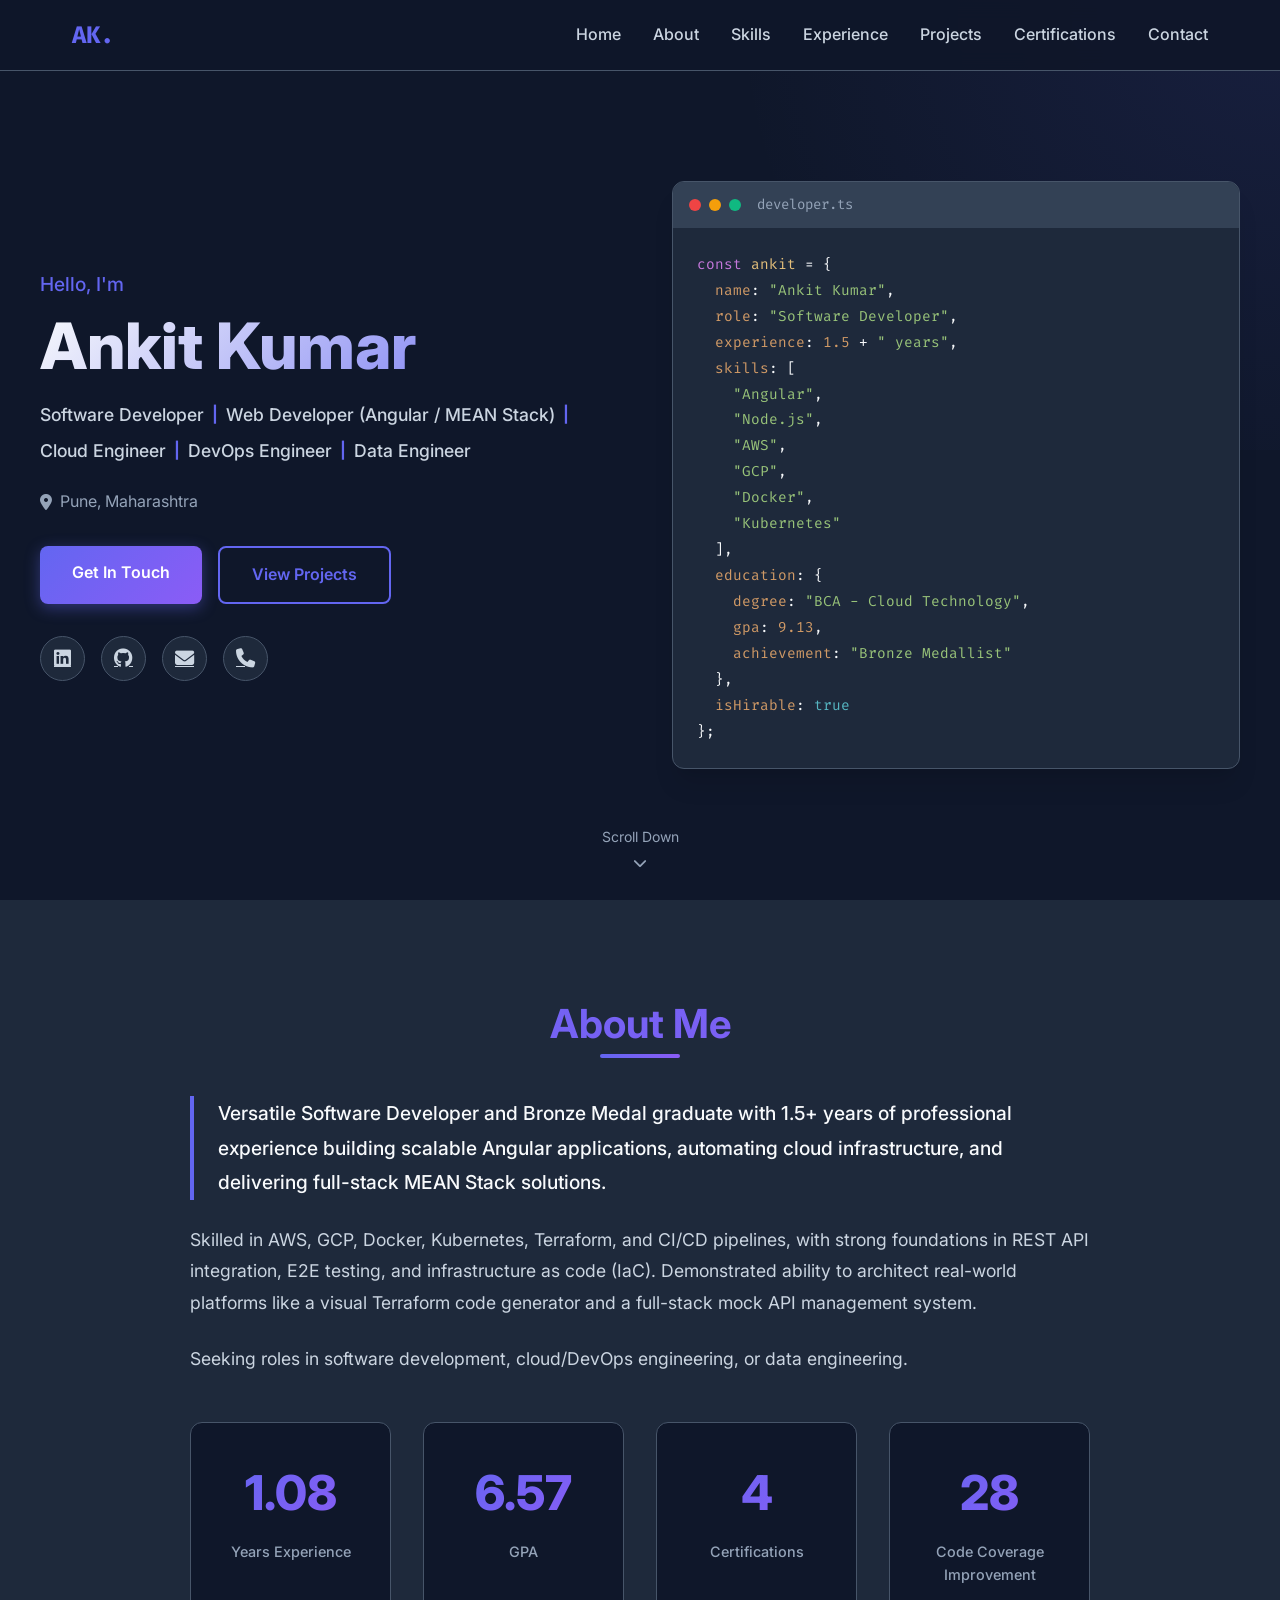
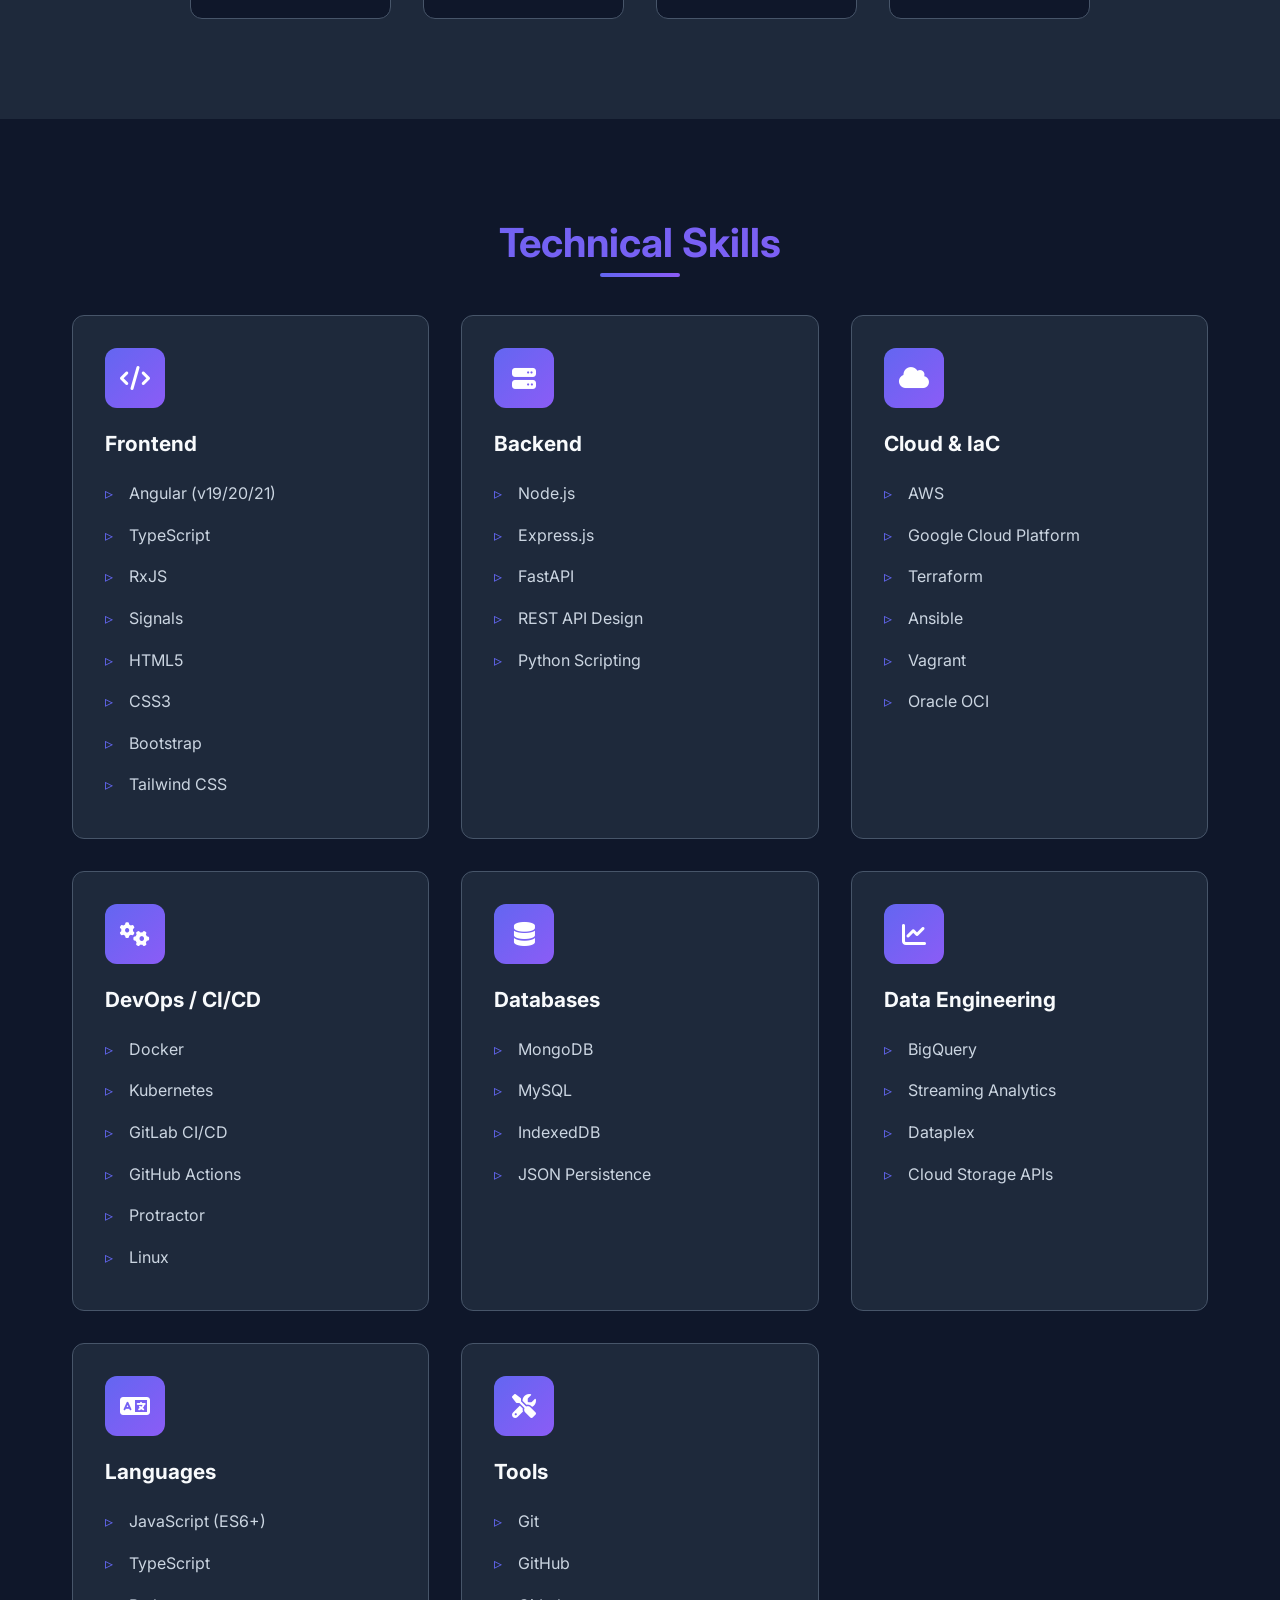
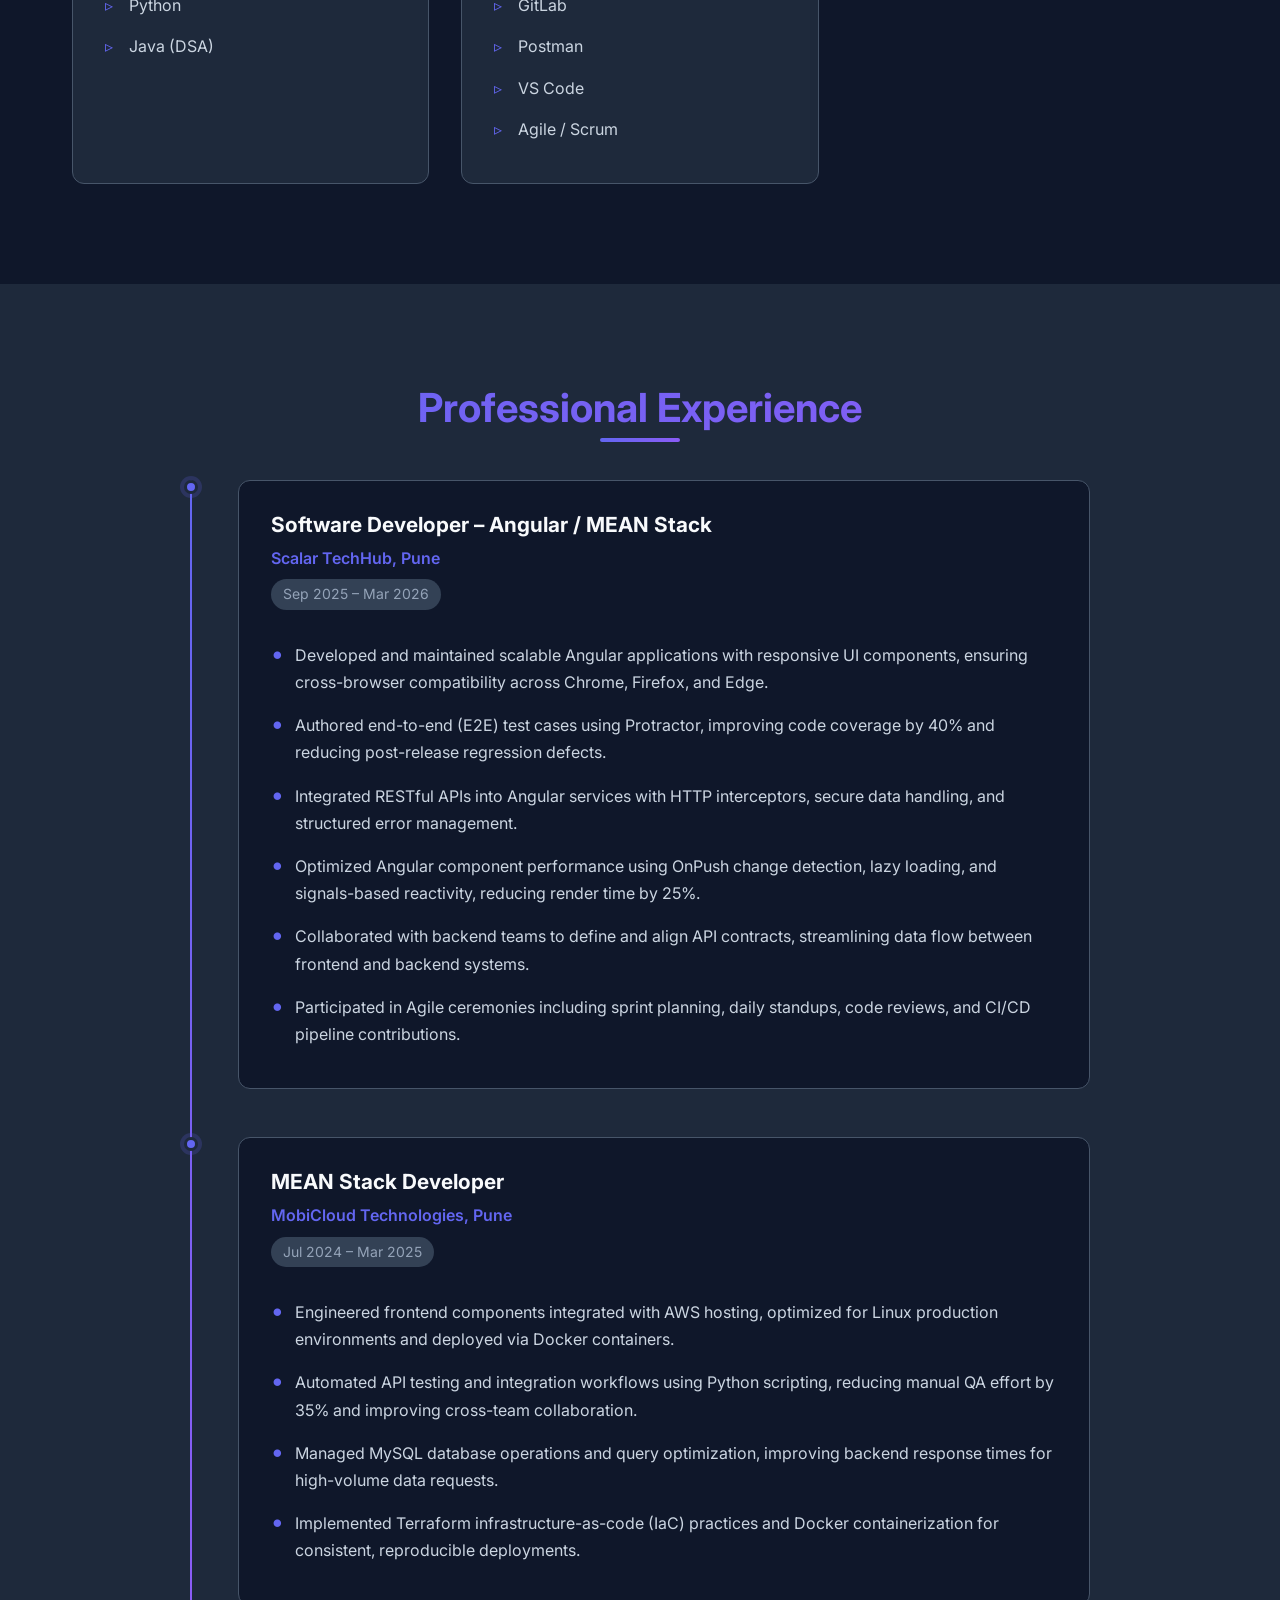
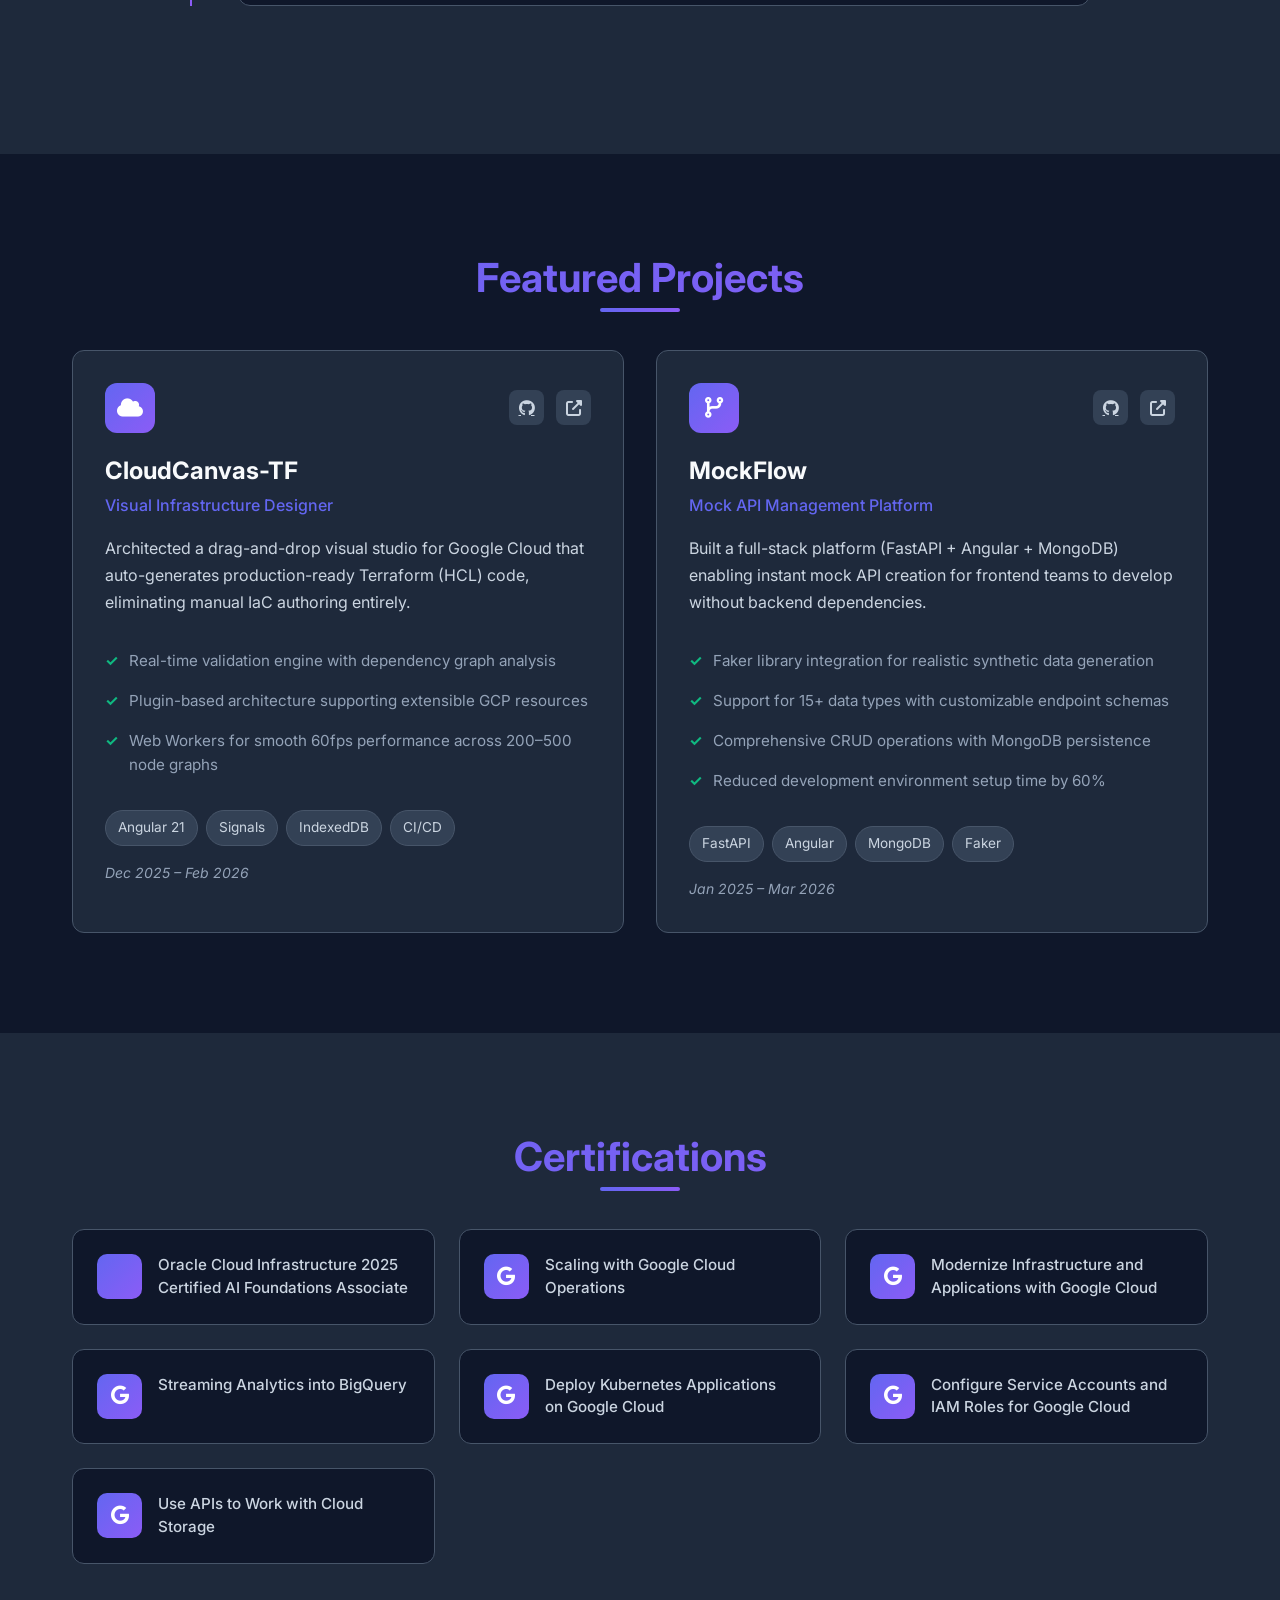
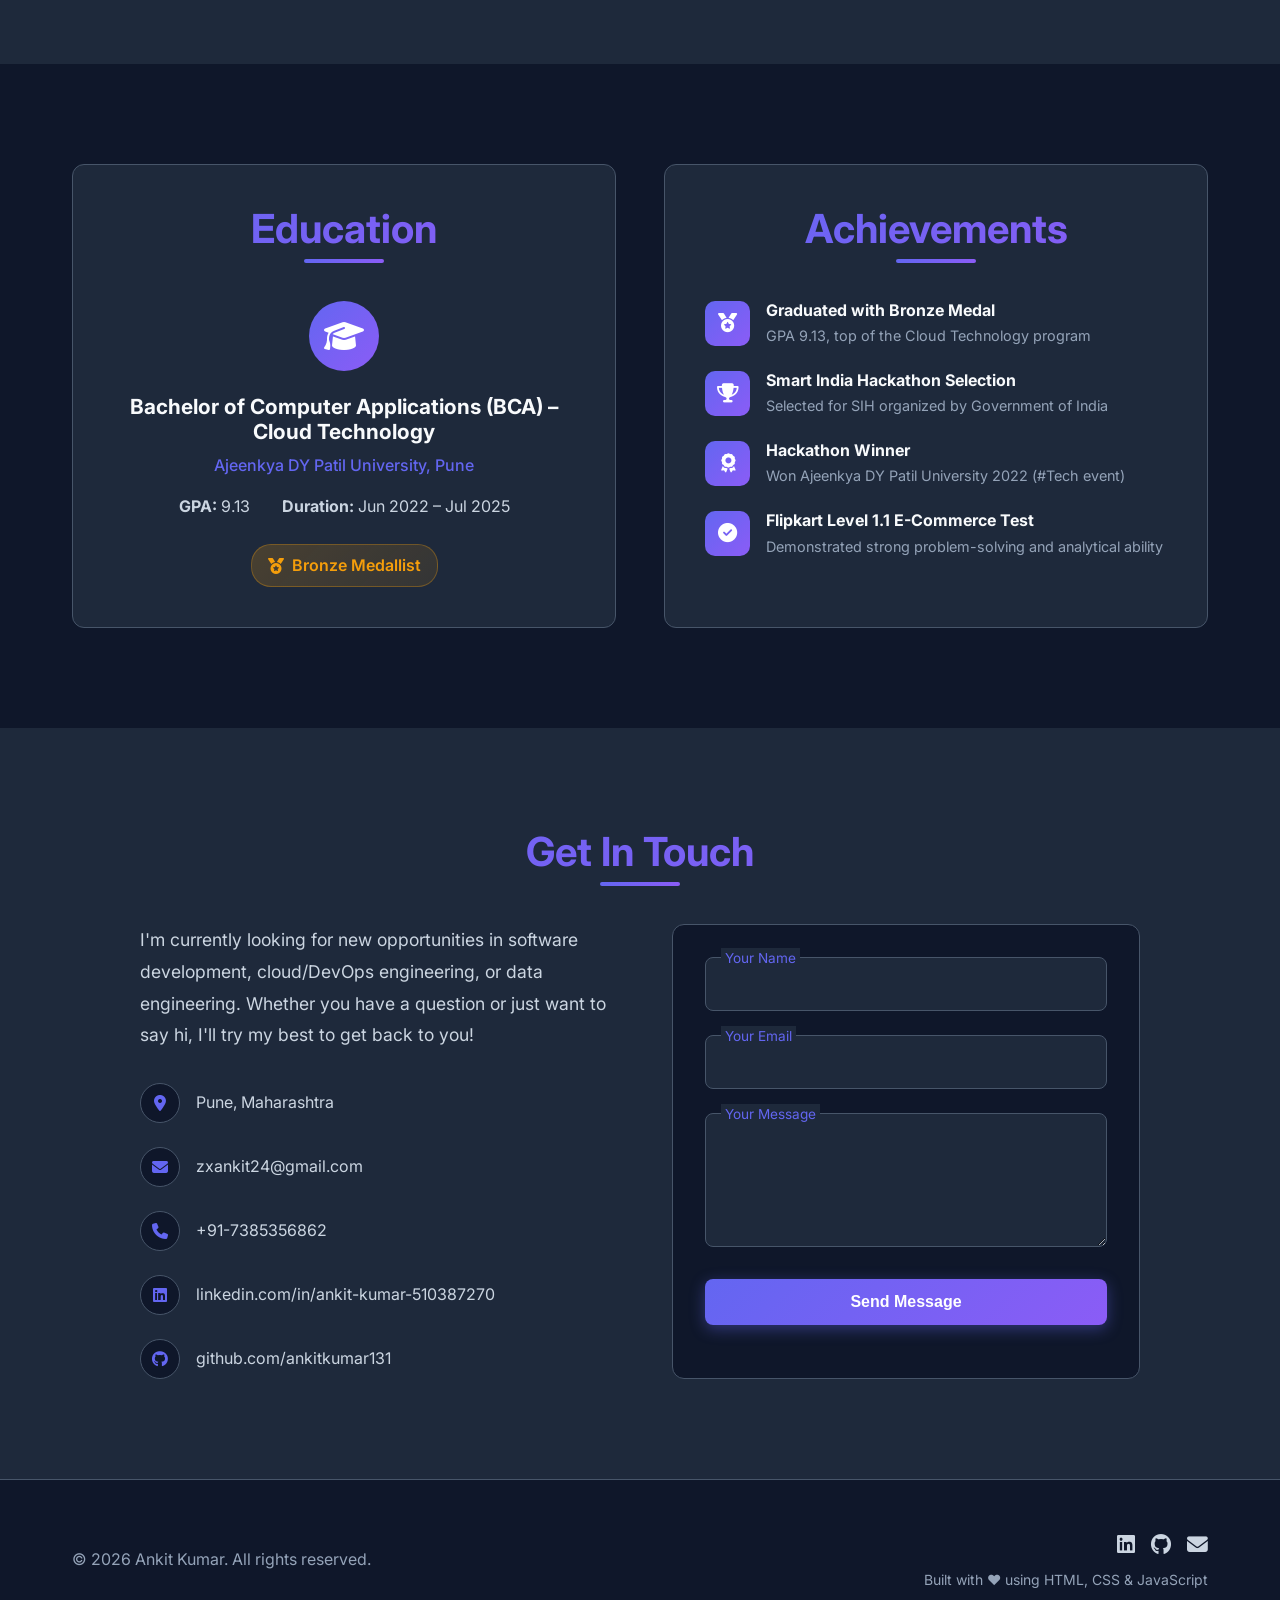
<file: portfolio/index.html>
<!DOCTYPE html>
<html lang="en">
<head>
    <meta charset="UTF-8">
    <meta name="viewport" content="width=device-width, initial-scale=1.0">
    <title>Ankit Kumar - Software Developer Portfolio</title>
    <link rel="stylesheet" href="styles.css">
    <link rel="preconnect" href="https://fonts.googleapis.com">
    <link rel="preconnect" href="https://fonts.gstatic.com" crossorigin>
    <link href="https://fonts.googleapis.com/css2?family=Inter:wght@300;400;500;600;700;800&family=Fira+Code:wght@400;500&display=swap" rel="stylesheet">
    <link rel="stylesheet" href="https://cdnjs.cloudflare.com/ajax/libs/font-awesome/6.4.0/css/all.min.css">
</head>
<body>
    <!-- Navigation -->
    <nav class="navbar">
        <div class="nav-container">
            <a href="#home" class="nav-logo">AK.</a>
            <ul class="nav-menu">
                <li><a href="#home" class="nav-link">Home</a></li>
                <li><a href="#about" class="nav-link">About</a></li>
                <li><a href="#skills" class="nav-link">Skills</a></li>
                <li><a href="#experience" class="nav-link">Experience</a></li>
                <li><a href="#projects" class="nav-link">Projects</a></li>
                <li><a href="#certifications" class="nav-link">Certifications</a></li>
                <li><a href="#contact" class="nav-link">Contact</a></li>
            </ul>
            <div class="hamburger">
                <span class="bar"></span>
                <span class="bar"></span>
                <span class="bar"></span>
            </div>
        </div>
    </nav>

    <!-- Hero Section -->
    <section id="home" class="hero">
        <div class="hero-content">
            <div class="hero-text">
                <p class="greeting">Hello, I'm</p>
                <h1 class="name">Ankit Kumar</h1>
                <div class="role-container">
                    <span class="role">Software Developer</span>
                    <span class="role-separator">|</span>
                    <span class="role">Web Developer (Angular / MEAN Stack)</span>
                    <span class="role-separator">|</span>
                    <span class="role">Cloud Engineer</span>
                    <span class="role-separator">|</span>
                    <span class="role">DevOps Engineer</span>
                    <span class="role-separator">|</span>
                    <span class="role">Data Engineer</span>
                </div>
                <p class="location">
                    <i class="fas fa-map-marker-alt"></i> Pune, Maharashtra
                </p>
                <div class="hero-buttons">
                    <a href="#contact" class="btn btn-primary">Get In Touch</a>
                    <a href="#projects" class="btn btn-secondary">View Projects</a>
                </div>
                <div class="social-links">
                    <a href="https://linkedin.com/in/ankit-kumar-510387270" target="_blank" class="social-link">
                        <i class="fab fa-linkedin"></i>
                    </a>
                    <a href="https://github.com/ankitkumar131" target="_blank" class="social-link">
                        <i class="fab fa-github"></i>
                    </a>
                    <a href="mailto:zxankit24@gmail.com" class="social-link">
                        <i class="fas fa-envelope"></i>
                    </a>
                    <a href="tel:+917385356862" class="social-link">
                        <i class="fas fa-phone"></i>
                    </a>
                </div>
            </div>
            <div class="hero-visual">
                <div class="code-window">
                    <div class="window-header">
                        <div class="window-buttons">
                            <span class="window-btn red"></span>
                            <span class="window-btn yellow"></span>
                            <span class="window-btn green"></span>
                        </div>
                        <span class="window-title">developer.ts</span>
                    </div>
                    <div class="window-content">
                        <pre><code><span class="keyword">const</span> <span class="variable">ankit</span> = {
  <span class="property">name</span>: <span class="string">"Ankit Kumar"</span>,
  <span class="property">role</span>: <span class="string">"Software Developer"</span>,
  <span class="property">experience</span>: <span class="number">1.5</span> + <span class="string">" years"</span>,
  <span class="property">skills</span>: [
    <span class="string">"Angular"</span>,
    <span class="string">"Node.js"</span>,
    <span class="string">"AWS"</span>,
    <span class="string">"GCP"</span>,
    <span class="string">"Docker"</span>,
    <span class="string">"Kubernetes"</span>
  ],
  <span class="property">education</span>: {
    <span class="property">degree</span>: <span class="string">"BCA - Cloud Technology"</span>,
    <span class="property">gpa</span>: <span class="number">9.13</span>,
    <span class="property">achievement</span>: <span class="string">"Bronze Medallist"</span>
  },
  <span class="property">isHirable</span>: <span class="boolean">true</span>
};</code></pre>
                    </div>
                </div>
            </div>
        </div>
        <div class="scroll-indicator">
            <span>Scroll Down</span>
            <i class="fas fa-chevron-down"></i>
        </div>
    </section>

    <!-- About Section -->
    <section id="about" class="about">
        <div class="container">
            <h2 class="section-title">About Me</h2>
            <div class="about-content">
                <div class="about-text">
                    <p class="highlight">Versatile Software Developer and Bronze Medal graduate with 1.5+ years of professional experience building scalable Angular applications, automating cloud infrastructure, and delivering full-stack MEAN Stack solutions.</p>
                    <p>Skilled in AWS, GCP, Docker, Kubernetes, Terraform, and CI/CD pipelines, with strong foundations in REST API integration, E2E testing, and infrastructure as code (IaC). Demonstrated ability to architect real-world platforms like a visual Terraform code generator and a full-stack mock API management system.</p>
                    <p>Seeking roles in software development, cloud/DevOps engineering, or data engineering.</p>
                    <div class="stats-grid">
                        <div class="stat-card">
                            <div class="stat-number">1.5+</div>
                            <div class="stat-label">Years Experience</div>
                        </div>
                        <div class="stat-card">
                            <div class="stat-number">9.13</div>
                            <div class="stat-label">GPA</div>
                        </div>
                        <div class="stat-card">
                            <div class="stat-number">6+</div>
                            <div class="stat-label">Certifications</div>
                        </div>
                        <div class="stat-card">
                            <div class="stat-number">40%</div>
                            <div class="stat-label">Code Coverage Improvement</div>
                        </div>
                    </div>
                </div>
            </div>
        </div>
    </section>

    <!-- Skills Section -->
    <section id="skills" class="skills">
        <div class="container">
            <h2 class="section-title">Technical Skills</h2>
            <div class="skills-grid">
                <div class="skill-category">
                    <div class="skill-icon">
                        <i class="fas fa-code"></i>
                    </div>
                    <h3>Frontend</h3>
                    <ul class="skill-list">
                        <li>Angular (v19/20/21)</li>
                        <li>TypeScript</li>
                        <li>RxJS</li>
                        <li>Signals</li>
                        <li>HTML5</li>
                        <li>CSS3</li>
                        <li>Bootstrap</li>
                        <li>Tailwind CSS</li>
                    </ul>
                </div>
                <div class="skill-category">
                    <div class="skill-icon">
                        <i class="fas fa-server"></i>
                    </div>
                    <h3>Backend</h3>
                    <ul class="skill-list">
                        <li>Node.js</li>
                        <li>Express.js</li>
                        <li>FastAPI</li>
                        <li>REST API Design</li>
                        <li>Python Scripting</li>
                    </ul>
                </div>
                <div class="skill-category">
                    <div class="skill-icon">
                        <i class="fas fa-cloud"></i>
                    </div>
                    <h3>Cloud & IaC</h3>
                    <ul class="skill-list">
                        <li>AWS</li>
                        <li>Google Cloud Platform</li>
                        <li>Terraform</li>
                        <li>Ansible</li>
                        <li>Vagrant</li>
                        <li>Oracle OCI</li>
                    </ul>
                </div>
                <div class="skill-category">
                    <div class="skill-icon">
                        <i class="fas fa-cogs"></i>
                    </div>
                    <h3>DevOps / CI/CD</h3>
                    <ul class="skill-list">
                        <li>Docker</li>
                        <li>Kubernetes</li>
                        <li>GitLab CI/CD</li>
                        <li>GitHub Actions</li>
                        <li>Protractor</li>
                        <li>Linux</li>
                    </ul>
                </div>
                <div class="skill-category">
                    <div class="skill-icon">
                        <i class="fas fa-database"></i>
                    </div>
                    <h3>Databases</h3>
                    <ul class="skill-list">
                        <li>MongoDB</li>
                        <li>MySQL</li>
                        <li>IndexedDB</li>
                        <li>JSON Persistence</li>
                    </ul>
                </div>
                <div class="skill-category">
                    <div class="skill-icon">
                        <i class="fas fa-chart-line"></i>
                    </div>
                    <h3>Data Engineering</h3>
                    <ul class="skill-list">
                        <li>BigQuery</li>
                        <li>Streaming Analytics</li>
                        <li>Dataplex</li>
                        <li>Cloud Storage APIs</li>
                    </ul>
                </div>
                <div class="skill-category">
                    <div class="skill-icon">
                        <i class="fas fa-language"></i>
                    </div>
                    <h3>Languages</h3>
                    <ul class="skill-list">
                        <li>JavaScript (ES6+)</li>
                        <li>TypeScript</li>
                        <li>Python</li>
                        <li>Java (DSA)</li>
                    </ul>
                </div>
                <div class="skill-category">
                    <div class="skill-icon">
                        <i class="fas fa-tools"></i>
                    </div>
                    <h3>Tools</h3>
                    <ul class="skill-list">
                        <li>Git</li>
                        <li>GitHub</li>
                        <li>GitLab</li>
                        <li>Postman</li>
                        <li>VS Code</li>
                        <li>Agile / Scrum</li>
                    </ul>
                </div>
            </div>
        </div>
    </section>

    <!-- Experience Section -->
    <section id="experience" class="experience">
        <div class="container">
            <h2 class="section-title">Professional Experience</h2>
            <div class="timeline">
                <div class="timeline-item">
                    <div class="timeline-dot"></div>
                    <div class="timeline-content">
                        <div class="timeline-header">
                            <h3>Software Developer – Angular / MEAN Stack</h3>
                            <span class="company">Scalar TechHub, Pune</span>
                            <span class="duration">Sep 2025 – Mar 2026</span>
                        </div>
                        <ul class="timeline-details">
                            <li>Developed and maintained scalable Angular applications with responsive UI components, ensuring cross-browser compatibility across Chrome, Firefox, and Edge.</li>
                            <li>Authored end-to-end (E2E) test cases using Protractor, improving code coverage by 40% and reducing post-release regression defects.</li>
                            <li>Integrated RESTful APIs into Angular services with HTTP interceptors, secure data handling, and structured error management.</li>
                            <li>Optimized Angular component performance using OnPush change detection, lazy loading, and signals-based reactivity, reducing render time by 25%.</li>
                            <li>Collaborated with backend teams to define and align API contracts, streamlining data flow between frontend and backend systems.</li>
                            <li>Participated in Agile ceremonies including sprint planning, daily standups, code reviews, and CI/CD pipeline contributions.</li>
                        </ul>
                    </div>
                </div>
                <div class="timeline-item">
                    <div class="timeline-dot"></div>
                    <div class="timeline-content">
                        <div class="timeline-header">
                            <h3>MEAN Stack Developer</h3>
                            <span class="company">MobiCloud Technologies, Pune</span>
                            <span class="duration">Jul 2024 – Mar 2025</span>
                        </div>
                        <ul class="timeline-details">
                            <li>Engineered frontend components integrated with AWS hosting, optimized for Linux production environments and deployed via Docker containers.</li>
                            <li>Automated API testing and integration workflows using Python scripting, reducing manual QA effort by 35% and improving cross-team collaboration.</li>
                            <li>Managed MySQL database operations and query optimization, improving backend response times for high-volume data requests.</li>
                            <li>Implemented Terraform infrastructure-as-code (IaC) practices and Docker containerization for consistent, reproducible deployments.</li>
                        </ul>
                    </div>
                </div>
            </div>
        </div>
    </section>

    <!-- Projects Section -->
    <section id="projects" class="projects">
        <div class="container">
            <h2 class="section-title">Featured Projects</h2>
            <div class="projects-grid">
                <div class="project-card">
                    <div class="project-header">
                        <div class="project-icon">
                            <i class="fas fa-cloud"></i>
                        </div>
                        <div class="project-links">
                            <a href="#" class="project-link"><i class="fab fa-github"></i></a>
                            <a href="#" class="project-link"><i class="fas fa-external-link-alt"></i></a>
                        </div>
                    </div>
                    <h3 class="project-title">CloudCanvas-TF</h3>
                    <p class="project-subtitle">Visual Infrastructure Designer</p>
                    <p class="project-description">Architected a drag-and-drop visual studio for Google Cloud that auto-generates production-ready Terraform (HCL) code, eliminating manual IaC authoring entirely.</p>
                    <ul class="project-features">
                        <li>Real-time validation engine with dependency graph analysis</li>
                        <li>Plugin-based architecture supporting extensible GCP resources</li>
                        <li>Web Workers for smooth 60fps performance across 200–500 node graphs</li>
                    </ul>
                    <div class="project-tech">
                        <span class="tech-tag">Angular 21</span>
                        <span class="tech-tag">Signals</span>
                        <span class="tech-tag">IndexedDB</span>
                        <span class="tech-tag">CI/CD</span>
                    </div>
                    <div class="project-duration">Dec 2025 – Feb 2026</div>
                </div>
                <div class="project-card">
                    <div class="project-header">
                        <div class="project-icon">
                            <i class="fas fa-code-branch"></i>
                        </div>
                        <div class="project-links">
                            <a href="#" class="project-link"><i class="fab fa-github"></i></a>
                            <a href="#" class="project-link"><i class="fas fa-external-link-alt"></i></a>
                        </div>
                    </div>
                    <h3 class="project-title">MockFlow</h3>
                    <p class="project-subtitle">Mock API Management Platform</p>
                    <p class="project-description">Built a full-stack platform (FastAPI + Angular + MongoDB) enabling instant mock API creation for frontend teams to develop without backend dependencies.</p>
                    <ul class="project-features">
                        <li>Faker library integration for realistic synthetic data generation</li>
                        <li>Support for 15+ data types with customizable endpoint schemas</li>
                        <li>Comprehensive CRUD operations with MongoDB persistence</li>
                        <li>Reduced development environment setup time by 60%</li>
                    </ul>
                    <div class="project-tech">
                        <span class="tech-tag">FastAPI</span>
                        <span class="tech-tag">Angular</span>
                        <span class="tech-tag">MongoDB</span>
                        <span class="tech-tag">Faker</span>
                    </div>
                    <div class="project-duration">Jan 2025 – Mar 2026</div>
                </div>
            </div>
        </div>
    </section>

    <!-- Certifications Section -->
    <section id="certifications" class="certifications">
        <div class="container">
            <h2 class="section-title">Certifications</h2>
            <div class="cert-grid">
                <div class="cert-card">
                    <div class="cert-icon">
                        <i class="fab fa-oracle"></i>
                    </div>
                    <h4>Oracle Cloud Infrastructure 2025 Certified AI Foundations Associate</h4>
                </div>
                <div class="cert-card">
                    <div class="cert-icon">
                        <i class="fab fa-google"></i>
                    </div>
                    <h4>Scaling with Google Cloud Operations</h4>
                </div>
                <div class="cert-card">
                    <div class="cert-icon">
                        <i class="fab fa-google"></i>
                    </div>
                    <h4>Modernize Infrastructure and Applications with Google Cloud</h4>
                </div>
                <div class="cert-card">
                    <div class="cert-icon">
                        <i class="fab fa-google"></i>
                    </div>
                    <h4>Streaming Analytics into BigQuery</h4>
                </div>
                <div class="cert-card">
                    <div class="cert-icon">
                        <i class="fab fa-google"></i>
                    </div>
                    <h4>Deploy Kubernetes Applications on Google Cloud</h4>
                </div>
                <div class="cert-card">
                    <div class="cert-icon">
                        <i class="fab fa-google"></i>
                    </div>
                    <h4>Configure Service Accounts and IAM Roles for Google Cloud</h4>
                </div>
                <div class="cert-card">
                    <div class="cert-icon">
                        <i class="fab fa-google"></i>
                    </div>
                    <h4>Use APIs to Work with Cloud Storage</h4>
                </div>
            </div>
        </div>
    </section>

    <!-- Education & Achievements Section -->
    <section class="education-achievements">
        <div class="container">
            <div class="split-section">
                <div class="split-card">
                    <h2 class="section-title">Education</h2>
                    <div class="education-card">
                        <div class="edu-icon">
                            <i class="fas fa-graduation-cap"></i>
                        </div>
                        <h3>Bachelor of Computer Applications (BCA) – Cloud Technology</h3>
                        <p class="institution">Ajeenkya DY Patil University, Pune</p>
                        <div class="edu-stats">
                            <span class="edu-stat"><strong>GPA:</strong> 9.13</span>
                            <span class="edu-stat"><strong>Duration:</strong> Jun 2022 – Jul 2025</span>
                        </div>
                        <div class="achievement-badge">
                            <i class="fas fa-medal"></i>
                            <span>Bronze Medallist</span>
                        </div>
                    </div>
                </div>
                <div class="split-card">
                    <h2 class="section-title">Achievements</h2>
                    <div class="achievements-list">
                        <div class="achievement-item">
                            <div class="achievement-icon">
                                <i class="fas fa-medal"></i>
                            </div>
                            <div class="achievement-content">
                                <h4>Graduated with Bronze Medal</h4>
                                <p>GPA 9.13, top of the Cloud Technology program</p>
                            </div>
                        </div>
                        <div class="achievement-item">
                            <div class="achievement-icon">
                                <i class="fas fa-trophy"></i>
                            </div>
                            <div class="achievement-content">
                                <h4>Smart India Hackathon Selection</h4>
                                <p>Selected for SIH organized by Government of India</p>
                            </div>
                        </div>
                        <div class="achievement-item">
                            <div class="achievement-icon">
                                <i class="fas fa-award"></i>
                            </div>
                            <div class="achievement-content">
                                <h4>Hackathon Winner</h4>
                                <p>Won Ajeenkya DY Patil University 2022 (#Tech event)</p>
                            </div>
                        </div>
                        <div class="achievement-item">
                            <div class="achievement-icon">
                                <i class="fas fa-check-circle"></i>
                            </div>
                            <div class="achievement-content">
                                <h4>Flipkart Level 1.1 E-Commerce Test</h4>
                                <p>Demonstrated strong problem-solving and analytical ability</p>
                            </div>
                        </div>
                    </div>
                </div>
            </div>
        </div>
    </section>

    <!-- Contact Section -->
    <section id="contact" class="contact">
        <div class="container">
            <h2 class="section-title">Get In Touch</h2>
            <div class="contact-content">
                <div class="contact-info">
                    <p class="contact-intro">I'm currently looking for new opportunities in software development, cloud/DevOps engineering, or data engineering. Whether you have a question or just want to say hi, I'll try my best to get back to you!</p>
                    <div class="contact-details">
                        <div class="contact-item">
                            <i class="fas fa-map-marker-alt"></i>
                            <span>Pune, Maharashtra</span>
                        </div>
                        <div class="contact-item">
                            <i class="fas fa-envelope"></i>
                            <a href="mailto:zxankit24@gmail.com">zxankit24@gmail.com</a>
                        </div>
                        <div class="contact-item">
                            <i class="fas fa-phone"></i>
                            <a href="tel:+917385356862">+91-7385356862</a>
                        </div>
                        <div class="contact-item">
                            <i class="fab fa-linkedin"></i>
                            <a href="https://linkedin.com/in/ankit-kumar-510387270" target="_blank">linkedin.com/in/ankit-kumar-510387270</a>
                        </div>
                        <div class="contact-item">
                            <i class="fab fa-github"></i>
                            <a href="https://github.com/ankitkumar131" target="_blank">github.com/ankitkumar131</a>
                        </div>
                    </div>
                </div>
                <div class="contact-form-wrapper">
                    <form class="contact-form" action="mailto:zxankit24@gmail.com" method="post" enctype="text/plain">
                        <div class="form-group">
                            <input type="text" id="name" name="name" required>
                            <label for="name">Your Name</label>
                        </div>
                        <div class="form-group">
                            <input type="email" id="email" name="email" required>
                            <label for="email">Your Email</label>
                        </div>
                        <div class="form-group">
                            <textarea id="message" name="message" rows="5" required></textarea>
                            <label for="message">Your Message</label>
                        </div>
                        <button type="submit" class="btn btn-primary">Send Message</button>
                    </form>
                </div>
            </div>
        </div>
    </section>

    <!-- Footer -->
    <footer class="footer">
        <div class="container">
            <div class="footer-content">
                <div class="footer-left">
                    <p>&copy; 2026 Ankit Kumar. All rights reserved.</p>
                </div>
                <div class="footer-right">
                    <div class="footer-social">
                        <a href="https://linkedin.com/in/ankit-kumar-510387270" target="_blank"><i class="fab fa-linkedin"></i></a>
                        <a href="https://github.com/ankitkumar131" target="_blank"><i class="fab fa-github"></i></a>
                        <a href="mailto:zxankit24@gmail.com"><i class="fas fa-envelope"></i></a>
                    </div>
                    <p class="footer-note">Built with ❤️ using HTML, CSS & JavaScript</p>
                </div>
            </div>
        </div>
    </footer>

    <script src="script.js"></script>
</body>
</html>
</file>
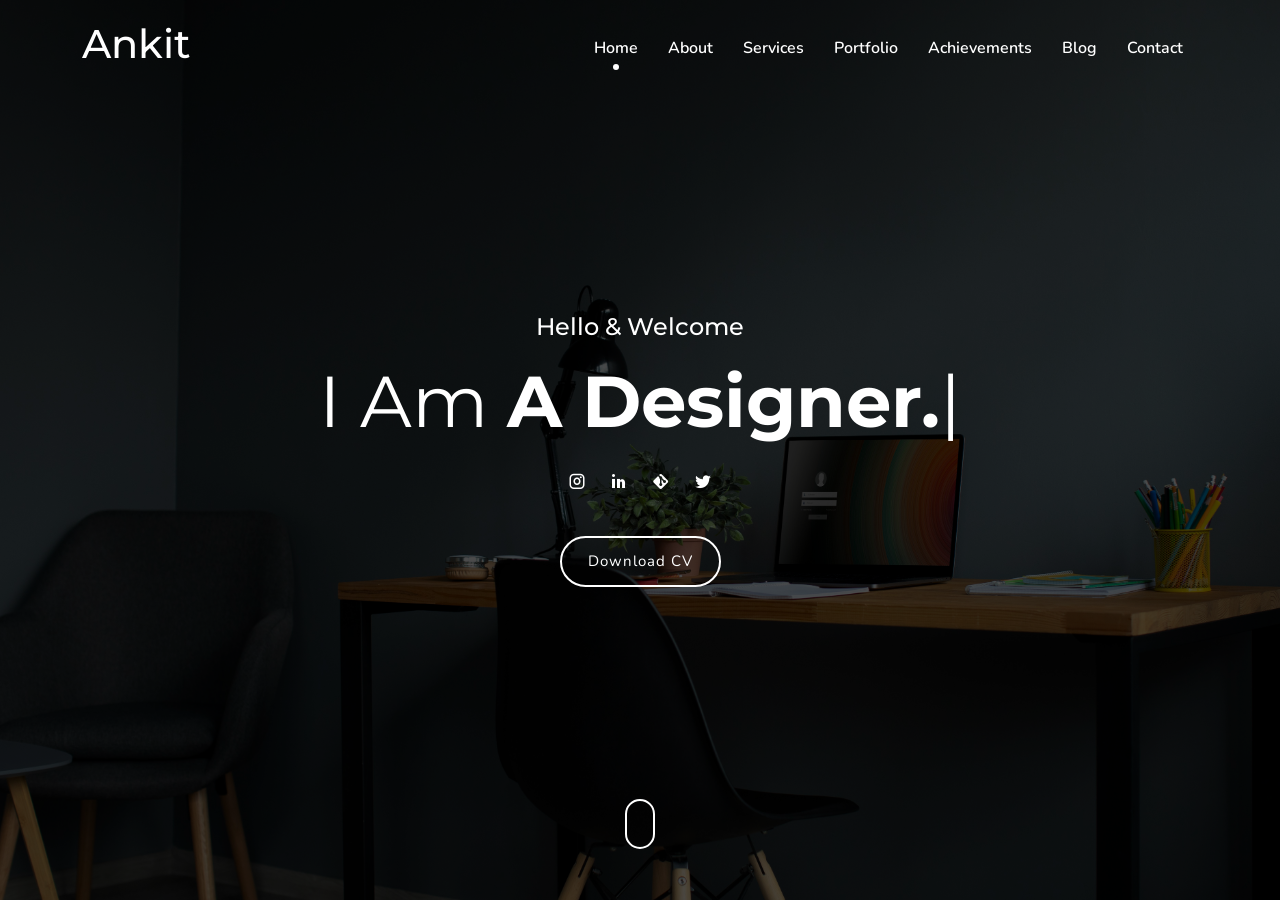
<file: v1-portfolio/index.html>
<!DOCTYPE html>
<html lang="en">
<head> 
        <meta charset="UTF-8">
        <meta name="viewport" content="width=device-width, initial-scale=1">
        <title>Ankit</title>
        <link rel="stylesheet" href="assets/css/bootstrap.min.css" />
        <link rel="stylesheet" href="assets/css/materialdesignicons.min.css">
        <link rel="stylesheet" href="assets/css/animate.min.css">
        <link rel="stylesheet" href="assets/css/style.css">
    </head>

    <body>

        <nav class="navbar navbar-expand-lg fixed-top custom-nav sticky">
            <div class="container">
                <a class='navbar-brand logo' href='index_1.html'>
                        <h1>Ankit</h1>
                    </a>
                    <button class="navbar-toggler" type="button" data-bs-toggle="collapse" data-bs-target="#navbarSupportedContent" aria-controls="navbarSupportedContent" aria-expanded="true" aria-label="Toggle navigation">
                        <i class="mdi mdi-menu"></i>
                    </button>
                <div class="collapse navbar-collapse" id="navbarSupportedContent">
                    <ul class="navbar-nav ms-auto">
                        <li class="nav-item active">
                            <a href="#" class="nav-link">Home</a>
                        </li>
                        <li class="nav-item">
                            <a href="#" class="nav-link">About</a>
                        </li>
                        <li class="nav-item">
                            <a href="#" class="nav-link">Services</a>
                        </li>
                        <li class="nav-item">
                            <a href="#" class="nav-link">Portfolio</a>
                        </li>
                        <li class="nav-item">
                            <a href="#" class="nav-link">Achievements</a>
                        </li>
                        <li class="nav-item">
                            <a href="#" class="nav-link">Blog</a>
                        </li>
                        <li class="nav-item">
                            <a href="#" class="nav-link">Contact</a>
                        </li>
                    </ul>
                </div>
            </div>
        </nav>

        <section class="home-bg section h-100vh" id="home">
            <div class="bg-overlay"></div>
                <div class="container z-index">
                    <div class="row justify-content-center">
                        <div class="col-lg-12">
                            <div class="text-white text-center">
                                <h4>Hello & Welcome</h4>
                                <h1 class="header_title mb-0 mt-3">I Am <span class="element fw-bold" data-elements="A Designer.,A Developer."></span></h1>
                                <ul class="social_home list-unstyled text-center pt-4">
                                    <li class="list-inline-item"><a href="https://www.instagram.com/ankit_kumar131/"><i class="mdi mdi-instagram"></i></a></li>
                                    <li class="list-inline-item"><a href="https://www.linkedin.com/in/ankit-kumar-510387270/" target="_blank"><i class="mdi mdi-linkedin"></i></a></li>
                                    
                                    <li class="list-inline-item"><a href="https://github.com/ankitkumar131" target="_blank"><i class="mdi mdi-git"></i></a></li>
                                    <li class="list-inline-item"><a href="https://twitter.com/zxankit24" target="_blank"><i class="mdi mdi-twitter"></i></a></li>
                                </ul>
                                <div class="header_btn">
                                    <a href="javascript:void(0)" class="btn btn-outline-custom btn-rounded mt-4">Download CV</a>
                                </div>
                            </div>
                        </div>
                    </div>
                </div>
            <div class="scroll_down">
                <a href="#about" class="scroll">
                    <i class="mbri-arrow-down text-white"></i>
                </a>
            </div>
        </section>


        <script src="https://cdn.jsdelivr.net/npm/bootstrap@5.3.3/dist/js/bootstrap.bundle.min.js"></script>

         <script src="assets/js/jquery.min.js"></script>
         <script src="assets/js/typed.js"></script>         
        <script>
            $(".element").each(function() {
                var $this = $(this);
                $this.typed({
                    strings: $this.attr('data-elements').split(','),
                    typeSpeed: 100,
                    backDelay: 3000
                });
            });
        </script>
    </body>
</html>
</file>
<file: portfolio/styles.css>
/* CSS Variables */
:root {
    --primary-color: #6366f1;
    --primary-dark: #4f46e5;
    --secondary-color: #8b5cf6;
    --accent-color: #06b6d4;
    --bg-primary: #0f172a;
    --bg-secondary: #1e293b;
    --bg-tertiary: #334155;
    --text-primary: #f8fafc;
    --text-secondary: #cbd5e1;
    --text-muted: #94a3b8;
    --border-color: #475569;
    --success-color: #10b981;
    --warning-color: #f59e0b;
    --error-color: #ef4444;
    --gradient-1: linear-gradient(135deg, #667eea 0%, #764ba2 100%);
    --gradient-2: linear-gradient(135deg, #f093fb 0%, #f5576c 100%);
    --gradient-3: linear-gradient(135deg, #4facfe 0%, #00f2fe 100%);
    --gradient-4: linear-gradient(135deg, #43e97b 0%, #38f9d7 100%);
    --shadow-sm: 0 1px 2px 0 rgba(0, 0, 0, 0.05);
    --shadow-md: 0 4px 6px -1px rgba(0, 0, 0, 0.1), 0 2px 4px -1px rgba(0, 0, 0, 0.06);
    --shadow-lg: 0 10px 15px -3px rgba(0, 0, 0, 0.1), 0 4px 6px -2px rgba(0, 0, 0, 0.05);
    --shadow-xl: 0 20px 25px -5px rgba(0, 0, 0, 0.1), 0 10px 10px -5px rgba(0, 0, 0, 0.04);
    --transition: all 0.3s cubic-bezier(0.4, 0, 0.2, 1);
}

/* Reset & Base Styles */
* {
    margin: 0;
    padding: 0;
    box-sizing: border-box;
}

html {
    scroll-behavior: smooth;
}

body {
    font-family: 'Inter', -apple-system, BlinkMacSystemFont, 'Segoe UI', Roboto, sans-serif;
    background-color: var(--bg-primary);
    color: var(--text-primary);
    line-height: 1.6;
    overflow-x: hidden;
}

.container {
    max-width: 1200px;
    margin: 0 auto;
    padding: 0 2rem;
}

/* Typography */
h1, h2, h3, h4, h5, h6 {
    font-weight: 700;
    line-height: 1.2;
}

.section-title {
    font-size: 2.5rem;
    text-align: center;
    margin-bottom: 3rem;
    position: relative;
    background: linear-gradient(135deg, var(--primary-color), var(--secondary-color));
    -webkit-background-clip: text;
    -webkit-text-fill-color: transparent;
    background-clip: text;
}

.section-title::after {
    content: '';
    position: absolute;
    bottom: -10px;
    left: 50%;
    transform: translateX(-50%);
    width: 80px;
    height: 4px;
    background: linear-gradient(90deg, var(--primary-color), var(--secondary-color));
    border-radius: 2px;
}

/* Navigation */
.navbar {
    position: fixed;
    top: 0;
    left: 0;
    right: 0;
    background: rgba(15, 23, 42, 0.95);
    backdrop-filter: blur(10px);
    z-index: 1000;
    padding: 1rem 0;
    border-bottom: 1px solid var(--border-color);
}

.nav-container {
    max-width: 1200px;
    margin: 0 auto;
    padding: 0 2rem;
    display: flex;
    justify-content: space-between;
    align-items: center;
}

.nav-logo {
    font-size: 1.5rem;
    font-weight: 800;
    color: var(--primary-color);
    text-decoration: none;
    font-family: 'Fira Code', monospace;
}

.nav-menu {
    display: flex;
    list-style: none;
    gap: 2rem;
}

.nav-link {
    color: var(--text-secondary);
    text-decoration: none;
    font-weight: 500;
    transition: var(--transition);
    position: relative;
}

.nav-link:hover {
    color: var(--primary-color);
}

.nav-link::after {
    content: '';
    position: absolute;
    bottom: -5px;
    left: 0;
    width: 0;
    height: 2px;
    background: var(--primary-color);
    transition: var(--transition);
}

.nav-link:hover::after {
    width: 100%;
}

.hamburger {
    display: none;
    cursor: pointer;
}

.bar {
    display: block;
    width: 25px;
    height: 3px;
    margin: 5px auto;
    background-color: var(--text-primary);
    transition: var(--transition);
}

/* Hero Section */
.hero {
    min-height: 100vh;
    display: flex;
    align-items: center;
    justify-content: center;
    padding: 100px 2rem 50px;
    position: relative;
    overflow: hidden;
}

.hero::before {
    content: '';
    position: absolute;
    top: -50%;
    right: -50%;
    width: 100%;
    height: 100%;
    background: radial-gradient(circle, rgba(99, 102, 241, 0.1) 0%, transparent 70%);
    animation: pulse 8s ease-in-out infinite;
}

@keyframes pulse {
    0%, 100% { transform: scale(1); opacity: 0.5; }
    50% { transform: scale(1.1); opacity: 0.8; }
}

.hero-content {
    max-width: 1200px;
    display: grid;
    grid-template-columns: 1fr 1fr;
    gap: 4rem;
    align-items: center;
    position: relative;
    z-index: 1;
}

.hero-text .greeting {
    color: var(--primary-color);
    font-size: 1.2rem;
    font-weight: 500;
    margin-bottom: 0.5rem;
}

.hero-text .name {
    font-size: 4rem;
    font-weight: 800;
    margin-bottom: 1rem;
    background: linear-gradient(135deg, var(--text-primary), var(--primary-color));
    -webkit-background-clip: text;
    -webkit-text-fill-color: transparent;
    background-clip: text;
}

.role-container {
    display: flex;
    flex-wrap: wrap;
    gap: 0.5rem;
    margin-bottom: 1.5rem;
    align-items: center;
}

.role {
    color: var(--text-secondary);
    font-size: 1.1rem;
    font-weight: 500;
}

.role-separator {
    color: var(--primary-color);
    font-weight: 700;
}

.location {
    color: var(--text-muted);
    margin-bottom: 2rem;
    display: flex;
    align-items: center;
    gap: 0.5rem;
}

.hero-buttons {
    display: flex;
    gap: 1rem;
    margin-bottom: 2rem;
}

.btn {
    padding: 0.875rem 2rem;
    border-radius: 8px;
    font-weight: 600;
    text-decoration: none;
    transition: var(--transition);
    display: inline-block;
    border: none;
    cursor: pointer;
    font-size: 1rem;
}

.btn-primary {
    background: linear-gradient(135deg, var(--primary-color), var(--secondary-color));
    color: white;
    box-shadow: 0 4px 15px rgba(99, 102, 241, 0.4);
}

.btn-primary:hover {
    transform: translateY(-2px);
    box-shadow: 0 6px 20px rgba(99, 102, 241, 0.6);
}

.btn-secondary {
    background: transparent;
    color: var(--primary-color);
    border: 2px solid var(--primary-color);
}

.btn-secondary:hover {
    background: var(--primary-color);
    color: white;
    transform: translateY(-2px);
}

.social-links {
    display: flex;
    gap: 1rem;
}

.social-link {
    width: 45px;
    height: 45px;
    border-radius: 50%;
    background: var(--bg-secondary);
    display: flex;
    align-items: center;
    justify-content: center;
    color: var(--text-secondary);
    font-size: 1.2rem;
    transition: var(--transition);
    border: 1px solid var(--border-color);
}

.social-link:hover {
    background: var(--primary-color);
    color: white;
    transform: translateY(-3px);
    border-color: var(--primary-color);
}

/* Code Window */
.code-window {
    background: var(--bg-secondary);
    border-radius: 12px;
    overflow: hidden;
    box-shadow: var(--shadow-xl);
    border: 1px solid var(--border-color);
}

.window-header {
    background: var(--bg-tertiary);
    padding: 0.75rem 1rem;
    display: flex;
    align-items: center;
    gap: 1rem;
}

.window-buttons {
    display: flex;
    gap: 0.5rem;
}

.window-btn {
    width: 12px;
    height: 12px;
    border-radius: 50%;
}

.window-btn.red { background: #ef4444; }
.window-btn.yellow { background: #f59e0b; }
.window-btn.green { background: #10b981; }

.window-title {
    color: var(--text-muted);
    font-size: 0.875rem;
    font-family: 'Fira Code', monospace;
}

.window-content {
    padding: 1.5rem;
    overflow-x: auto;
}

.window-content pre {
    margin: 0;
}

.window-content code {
    font-family: 'Fira Code', monospace;
    font-size: 0.9rem;
    line-height: 1.8;
}

.keyword { color: #c678dd; }
.variable { color: #e5c07b; }
.property { color: #d19a66; }
.string { color: #98c379; }
.number { color: #d19a66; }
.boolean { color: #56b6c2; }

/* Scroll Indicator */
.scroll-indicator {
    position: absolute;
    bottom: 30px;
    left: 50%;
    transform: translateX(-50%);
    display: flex;
    flex-direction: column;
    align-items: center;
    gap: 0.5rem;
    color: var(--text-muted);
    font-size: 0.875rem;
    animation: bounce 2s infinite;
}

@keyframes bounce {
    0%, 20%, 50%, 80%, 100% { transform: translateX(-50%) translateY(0); }
    40% { transform: translateX(-50%) translateY(-10px); }
    60% { transform: translateX(-50%) translateY(-5px); }
}

/* About Section */
.about {
    padding: 100px 0;
    background: var(--bg-secondary);
}

.about-content {
    max-width: 900px;
    margin: 0 auto;
}

.about-text p {
    color: var(--text-secondary);
    margin-bottom: 1.5rem;
    font-size: 1.1rem;
    line-height: 1.8;
}

.about-text .highlight {
    color: var(--text-primary);
    font-weight: 500;
    font-size: 1.2rem;
    border-left: 4px solid var(--primary-color);
    padding-left: 1.5rem;
}

.stats-grid {
    display: grid;
    grid-template-columns: repeat(auto-fit, minmax(200px, 1fr));
    gap: 2rem;
    margin-top: 3rem;
}

.stat-card {
    background: var(--bg-primary);
    padding: 2rem;
    border-radius: 12px;
    text-align: center;
    border: 1px solid var(--border-color);
    transition: var(--transition);
}

.stat-card:hover {
    transform: translateY(-5px);
    border-color: var(--primary-color);
    box-shadow: 0 10px 30px rgba(99, 102, 241, 0.2);
}

.stat-number {
    font-size: 3rem;
    font-weight: 800;
    background: linear-gradient(135deg, var(--primary-color), var(--secondary-color));
    -webkit-background-clip: text;
    -webkit-text-fill-color: transparent;
    background-clip: text;
    margin-bottom: 0.5rem;
}

.stat-label {
    color: var(--text-muted);
    font-size: 0.9rem;
    font-weight: 500;
}

/* Skills Section */
.skills {
    padding: 100px 0;
}

.skills-grid {
    display: grid;
    grid-template-columns: repeat(auto-fit, minmax(280px, 1fr));
    gap: 2rem;
}

.skill-category {
    background: var(--bg-secondary);
    padding: 2rem;
    border-radius: 12px;
    border: 1px solid var(--border-color);
    transition: var(--transition);
}

.skill-category:hover {
    transform: translateY(-5px);
    border-color: var(--primary-color);
    box-shadow: var(--shadow-lg);
}

.skill-icon {
    width: 60px;
    height: 60px;
    border-radius: 12px;
    background: linear-gradient(135deg, var(--primary-color), var(--secondary-color));
    display: flex;
    align-items: center;
    justify-content: center;
    font-size: 1.5rem;
    color: white;
    margin-bottom: 1.5rem;
}

.skill-category h3 {
    color: var(--text-primary);
    margin-bottom: 1rem;
    font-size: 1.3rem;
}

.skill-list {
    list-style: none;
}

.skill-list li {
    color: var(--text-secondary);
    padding: 0.5rem 0;
    padding-left: 1.5rem;
    position: relative;
}

.skill-list li::before {
    content: '▹';
    position: absolute;
    left: 0;
    color: var(--primary-color);
}

/* Experience Section */
.experience {
    padding: 100px 0;
    background: var(--bg-secondary);
}

.timeline {
    position: relative;
    max-width: 900px;
    margin: 0 auto;
}

.timeline::before {
    content: '';
    position: absolute;
    left: 0;
    top: 0;
    bottom: 0;
    width: 2px;
    background: linear-gradient(180deg, var(--primary-color), var(--secondary-color));
}

.timeline-item {
    position: relative;
    padding-left: 3rem;
    margin-bottom: 3rem;
}

.timeline-dot {
    position: absolute;
    left: -6px;
    top: 0;
    width: 14px;
    height: 14px;
    border-radius: 50%;
    background: var(--primary-color);
    border: 3px solid var(--bg-secondary);
    box-shadow: 0 0 0 4px rgba(99, 102, 241, 0.2);
}

.timeline-content {
    background: var(--bg-primary);
    padding: 2rem;
    border-radius: 12px;
    border: 1px solid var(--border-color);
    transition: var(--transition);
}

.timeline-content:hover {
    border-color: var(--primary-color);
    box-shadow: var(--shadow-lg);
}

.timeline-header {
    margin-bottom: 1.5rem;
}

.timeline-header h3 {
    color: var(--text-primary);
    font-size: 1.3rem;
    margin-bottom: 0.5rem;
}

.timeline-header .company {
    display: block;
    color: var(--primary-color);
    font-weight: 600;
    margin-bottom: 0.5rem;
}

.timeline-header .duration {
    display: inline-block;
    background: var(--bg-tertiary);
    color: var(--text-muted);
    padding: 0.25rem 0.75rem;
    border-radius: 20px;
    font-size: 0.875rem;
}

.timeline-details {
    list-style: none;
}

.timeline-details li {
    color: var(--text-secondary);
    padding: 0.5rem 0;
    padding-left: 1.5rem;
    position: relative;
    line-height: 1.7;
}

.timeline-details li::before {
    content: '•';
    position: absolute;
    left: 0;
    color: var(--primary-color);
    font-size: 1.5rem;
    line-height: 1.5rem;
}

/* Projects Section */
.projects {
    padding: 100px 0;
}

.projects-grid {
    display: grid;
    grid-template-columns: repeat(auto-fit, minmax(400px, 1fr));
    gap: 2rem;
}

.project-card {
    background: var(--bg-secondary);
    border-radius: 12px;
    padding: 2rem;
    border: 1px solid var(--border-color);
    transition: var(--transition);
}

.project-card:hover {
    transform: translateY(-5px);
    border-color: var(--primary-color);
    box-shadow: var(--shadow-lg);
}

.project-header {
    display: flex;
    justify-content: space-between;
    align-items: center;
    margin-bottom: 1.5rem;
}

.project-icon {
    width: 50px;
    height: 50px;
    border-radius: 12px;
    background: linear-gradient(135deg, var(--primary-color), var(--secondary-color));
    display: flex;
    align-items: center;
    justify-content: center;
    font-size: 1.3rem;
    color: white;
}

.project-links {
    display: flex;
    gap: 0.75rem;
}

.project-link {
    width: 35px;
    height: 35px;
    border-radius: 8px;
    background: var(--bg-tertiary);
    display: flex;
    align-items: center;
    justify-content: center;
    color: var(--text-secondary);
    transition: var(--transition);
}

.project-link:hover {
    background: var(--primary-color);
    color: white;
}

.project-title {
    color: var(--text-primary);
    font-size: 1.5rem;
    margin-bottom: 0.5rem;
}

.project-subtitle {
    color: var(--primary-color);
    font-weight: 500;
    margin-bottom: 1rem;
}

.project-description {
    color: var(--text-secondary);
    margin-bottom: 1.5rem;
    line-height: 1.7;
}

.project-features {
    list-style: none;
    margin-bottom: 1.5rem;
}

.project-features li {
    color: var(--text-muted);
    padding: 0.5rem 0;
    padding-left: 1.5rem;
    position: relative;
    font-size: 0.95rem;
}

.project-features li::before {
    content: '✓';
    position: absolute;
    left: 0;
    color: var(--success-color);
    font-weight: 700;
}

.project-tech {
    display: flex;
    flex-wrap: wrap;
    gap: 0.5rem;
    margin-bottom: 1rem;
}

.tech-tag {
    background: var(--bg-tertiary);
    color: var(--text-secondary);
    padding: 0.375rem 0.75rem;
    border-radius: 20px;
    font-size: 0.85rem;
    border: 1px solid var(--border-color);
}

.project-duration {
    color: var(--text-muted);
    font-size: 0.875rem;
    font-style: italic;
}

/* Certifications Section */
.certifications {
    padding: 100px 0;
    background: var(--bg-secondary);
}

.cert-grid {
    display: grid;
    grid-template-columns: repeat(auto-fit, minmax(300px, 1fr));
    gap: 1.5rem;
}

.cert-card {
    background: var(--bg-primary);
    padding: 1.5rem;
    border-radius: 12px;
    border: 1px solid var(--border-color);
    display: flex;
    align-items: flex-start;
    gap: 1rem;
    transition: var(--transition);
}

.cert-card:hover {
    transform: translateY(-3px);
    border-color: var(--primary-color);
    box-shadow: var(--shadow-md);
}

.cert-icon {
    width: 45px;
    height: 45px;
    border-radius: 10px;
    background: linear-gradient(135deg, var(--primary-color), var(--secondary-color));
    display: flex;
    align-items: center;
    justify-content: center;
    font-size: 1.2rem;
    color: white;
    flex-shrink: 0;
}

.cert-card h4 {
    color: var(--text-secondary);
    font-size: 0.95rem;
    font-weight: 500;
    line-height: 1.5;
}

/* Education & Achievements Section */
.education-achievements {
    padding: 100px 0;
}

.split-section {
    display: grid;
    grid-template-columns: 1fr 1fr;
    gap: 3rem;
}

.split-card {
    background: var(--bg-secondary);
    padding: 2.5rem;
    border-radius: 12px;
    border: 1px solid var(--border-color);
}

.education-card {
    text-align: center;
}

.edu-icon {
    width: 70px;
    height: 70px;
    margin: 0 auto 1.5rem;
    border-radius: 50%;
    background: linear-gradient(135deg, var(--primary-color), var(--secondary-color));
    display: flex;
    align-items: center;
    justify-content: center;
    font-size: 2rem;
    color: white;
}

.education-card h3 {
    color: var(--text-primary);
    font-size: 1.3rem;
    margin-bottom: 0.5rem;
}

.institution {
    color: var(--primary-color);
    font-weight: 500;
    margin-bottom: 1rem;
}

.edu-stats {
    display: flex;
    justify-content: center;
    gap: 2rem;
    margin-bottom: 1.5rem;
}

.edu-stat {
    color: var(--text-secondary);
}

.achievement-badge {
    display: inline-flex;
    align-items: center;
    gap: 0.5rem;
    background: linear-gradient(135deg, rgba(245, 158, 11, 0.2), rgba(245, 158, 11, 0.1));
    color: var(--warning-color);
    padding: 0.5rem 1rem;
    border-radius: 20px;
    font-weight: 600;
    border: 1px solid rgba(245, 158, 11, 0.3);
}

.achievements-list {
    display: flex;
    flex-direction: column;
    gap: 1.5rem;
}

.achievement-item {
    display: flex;
    gap: 1rem;
    align-items: flex-start;
}

.achievement-icon {
    width: 45px;
    height: 45px;
    border-radius: 10px;
    background: linear-gradient(135deg, var(--primary-color), var(--secondary-color));
    display: flex;
    align-items: center;
    justify-content: center;
    font-size: 1.2rem;
    color: white;
    flex-shrink: 0;
}

.achievement-content h4 {
    color: var(--text-primary);
    font-size: 1rem;
    margin-bottom: 0.25rem;
}

.achievement-content p {
    color: var(--text-muted);
    font-size: 0.9rem;
}

/* Contact Section */
.contact {
    padding: 100px 0;
    background: var(--bg-secondary);
}

.contact-content {
    display: grid;
    grid-template-columns: 1fr 1fr;
    gap: 4rem;
    max-width: 1000px;
    margin: 0 auto;
}

.contact-intro {
    color: var(--text-secondary);
    font-size: 1.1rem;
    line-height: 1.8;
    margin-bottom: 2rem;
}

.contact-details {
    display: flex;
    flex-direction: column;
    gap: 1.5rem;
}

.contact-item {
    display: flex;
    align-items: center;
    gap: 1rem;
    color: var(--text-secondary);
}

.contact-item i {
    width: 40px;
    height: 40px;
    border-radius: 50%;
    background: var(--bg-primary);
    display: flex;
    align-items: center;
    justify-content: center;
    color: var(--primary-color);
    border: 1px solid var(--border-color);
}

.contact-item a {
    color: var(--text-secondary);
    text-decoration: none;
    transition: var(--transition);
}

.contact-item a:hover {
    color: var(--primary-color);
}

.contact-form-wrapper {
    background: var(--bg-primary);
    padding: 2rem;
    border-radius: 12px;
    border: 1px solid var(--border-color);
}

.contact-form {
    display: flex;
    flex-direction: column;
    gap: 1.5rem;
}

.form-group {
    position: relative;
}

.form-group input,
.form-group textarea {
    width: 100%;
    padding: 1rem;
    background: var(--bg-secondary);
    border: 1px solid var(--border-color);
    border-radius: 8px;
    color: var(--text-primary);
    font-family: inherit;
    font-size: 1rem;
    transition: var(--transition);
}

.form-group input:focus,
.form-group textarea:focus {
    outline: none;
    border-color: var(--primary-color);
    box-shadow: 0 0 0 3px rgba(99, 102, 241, 0.1);
}

.form-group label {
    position: absolute;
    left: 1rem;
    top: 1rem;
    color: var(--text-muted);
    pointer-events: none;
    transition: var(--transition);
    background: var(--bg-secondary);
    padding: 0 0.25rem;
}

.form-group input:focus + label,
.form-group input:not(:placeholder-shown) + label,
.form-group textarea:focus + label,
.form-group textarea:not(:placeholder-shown) + label {
    top: -0.6rem;
    font-size: 0.85rem;
    color: var(--primary-color);
}

.form-group textarea {
    resize: vertical;
    min-height: 120px;
}

/* Footer */
.footer {
    background: var(--bg-primary);
    padding: 3rem 0;
    border-top: 1px solid var(--border-color);
}

.footer-content {
    display: flex;
    justify-content: space-between;
    align-items: center;
}

.footer-left p {
    color: var(--text-muted);
}

.footer-right {
    display: flex;
    flex-direction: column;
    align-items: flex-end;
    gap: 0.5rem;
}

.footer-social {
    display: flex;
    gap: 1rem;
}

.footer-social a {
    color: var(--text-secondary);
    font-size: 1.3rem;
    transition: var(--transition);
}

.footer-social a:hover {
    color: var(--primary-color);
    transform: translateY(-2px);
}

.footer-note {
    color: var(--text-muted);
    font-size: 0.875rem;
}

/* Responsive Design */
@media (max-width: 968px) {
    .hero-content {
        grid-template-columns: 1fr;
        text-align: center;
    }

    .hero-text .name {
        font-size: 3rem;
    }

    .role-container {
        justify-content: center;
    }

    .hero-buttons {
        justify-content: center;
    }

    .social-links {
        justify-content: center;
    }

    .split-section {
        grid-template-columns: 1fr;
    }

    .contact-content {
        grid-template-columns: 1fr;
    }

    .projects-grid {
        grid-template-columns: 1fr;
    }
}

@media (max-width: 768px) {
    .nav-menu {
        position: fixed;
        left: -100%;
        top: 70px;
        flex-direction: column;
        background: var(--bg-secondary);
        width: 100%;
        text-align: center;
        transition: var(--transition);
        padding: 2rem 0;
        border-bottom: 1px solid var(--border-color);
    }

    .nav-menu.active {
        left: 0;
    }

    .hamburger {
        display: block;
    }

    .hamburger.active .bar:nth-child(2) {
        opacity: 0;
    }

    .hamburger.active .bar:nth-child(1) {
        transform: translateY(8px) rotate(45deg);
    }

    .hamburger.active .bar:nth-child(3) {
        transform: translateY(-8px) rotate(-45deg);
    }

    .section-title {
        font-size: 2rem;
    }

    .hero-text .name {
        font-size: 2.5rem;
    }

    .stats-grid {
        grid-template-columns: 1fr 1fr;
    }

    .footer-content {
        flex-direction: column;
        gap: 1.5rem;
        text-align: center;
    }

    .footer-right {
        align-items: center;
    }
}

@media (max-width: 480px) {
    .container {
        padding: 0 1rem;
    }

    .hero-text .name {
        font-size: 2rem;
    }

    .role-container {
        flex-direction: column;
        gap: 0.25rem;
    }

    .role-separator {
        display: none;
    }

    .hero-buttons {
        flex-direction: column;
    }

    .btn {
        width: 100%;
        text-align: center;
    }

    .stats-grid {
        grid-template-columns: 1fr;
    }

    .edu-stats {
        flex-direction: column;
        gap: 0.5rem;
    }
}

/* Animations */
@keyframes fadeInUp {
    from {
        opacity: 0;
        transform: translateY(30px);
    }
    to {
        opacity: 1;
        transform: translateY(0);
    }
}

.fade-in {
    animation: fadeInUp 0.6s ease-out forwards;
}

/* Custom Scrollbar */
::-webkit-scrollbar {
    width: 10px;
}

::-webkit-scrollbar-track {
    background: var(--bg-primary);
}

::-webkit-scrollbar-thumb {
    background: var(--bg-tertiary);
    border-radius: 5px;
}

::-webkit-scrollbar-thumb:hover {
    background: var(--primary-color);
}

/* Selection Color */
::selection {
    background: var(--primary-color);
    color: white;
}
</file>
<file: v1-portfolio/assets/css/style.css>
@import url("https://fonts.googleapis.com/css?family=Montserrat:400,500,600|Nunito:400,600,700");
body {
  font-family: "Nunito", sans-serif;
  overflow-x: hidden;
}

h1,
h2,
h3,
h4,
h5,
h6 {
  font-family: "Montserrat", sans-serif;
}

h1.fw-bold,
h2.fw-bold,
h3.fw-bold,
h4.fw-bold,
h5.fw-bold,
h6.fw-bold {
  font-weight: 600 !important;
}

a,
a:hover,
a:focus,
button,
button:focus {
  text-decoration: none !important;
  outline: none !important;
  box-shadow: none !important;
}

::selection {
  background: rgba(166, 175, 189, 0.3);
}

::-moz-selection {
  background: rgba(166, 175, 189, 0.3);
}

#preloader {
  position: fixed;
  top: 0;
  left: 0;
  right: 0;
  bottom: 0;
  background-color: #fff;
  z-index: 9999999;
}

#status {
  width: 40px;
  height: 40px;
  position: absolute;
  left: 50%;
  top: 50%;
  margin: -20px 0 0 -20px;
}

.spinner {
  margin: 0 auto;
  font-size: 10px;
  position: relative;
  text-indent: -9999em;
  border-top: 5px solid rgba(0, 0, 0, 0.2);
  border-right: 5px solid rgba(0, 0, 0, 0.2);
  border-bottom: 5px solid rgba(0, 0, 0, 0.2);
  border-left: 5px solid #000;
  -webkit-transform: translateZ(0);
  -ms-transform: translateZ(0);
  transform: translateZ(0);
  -webkit-animation: load8 1.1s infinite linear;
  animation: load8 1.1s infinite linear;
}

.spinner,
.spinner:after {
  border-radius: 50%;
  width: 40px;
  height: 40px;
}

@-webkit-keyframes load8 {
  0% {
    -webkit-transform: rotate(0deg);
    transform: rotate(0deg);
  }
  100% {
    -webkit-transform: rotate(360deg);
    transform: rotate(360deg);
  }
}
@keyframes load8 {
  0% {
    -webkit-transform: rotate(0deg);
    transform: rotate(0deg);
  }
  100% {
    -webkit-transform: rotate(360deg);
    transform: rotate(360deg);
  }
}
.back_top {
  text-align: center;
  position: fixed;
  bottom: 15px;
  height: 35px;
  width: 35px;
  background-color: #000;
  display: none;
  z-index: 10000;
  border-radius: 3px;
  right: 20px;
  transition: all 0.5s;
}
.back_top i {
  color: #fff;
  line-height: 35px;
  font-size: 12px;
  display: block;
}

.section {
  padding-top: 80px;
  padding-bottom: 80px;
  position: relative;
  background-color: #fff;
}

.bg-dark {
  background-color: #000;
}

.bg-custom {
  background-color: #000;
}

.text-dark {
  color: #000 !important;
}



.page_link {
  font-size: 14px;
}
.page_link a {
  color: rgba(255, 255, 255, 0.55);
}

.text-muted {
  color: #777;
}

.text-custom {
  color: #000 !important;
}

.h-100vh {
  height: 100vh;
}

.z-index {
  z-index: 2;
}

.bg-custom {
  background-color: #000;
}

.section-main-title {
  max-width: 570px;
}

.main-title-border::after,
.main-title-border::before {
  display: inline-block;
  margin-top: -7px;
  vertical-align: middle;
  content: "";
  background-color: #d0d0d0;
  width: 30px;
  height: 1px;
}

.main-title-border i {
  font-size: 20px;
}

.bg-overlay-gredient {
  background: linear-gradient(32deg, rgba(18, 166, 181, 0.8) 0%, rgba(16, 12, 242, 0.7) 100%);
  position: absolute;
  top: 0;
  right: 0;
  left: 0;
  bottom: 0;
  width: 100%;
  height: 100%;
}

.bg-overlay {
  background: rgba(0, 0, 0, 0.7);
  position: absolute;
  top: 0;
  right: 0;
  left: 0;
  bottom: 0;
  width: 100%;
  height: 100%;
}

.btn {
  padding: 12px 26px;
}

.btn-rounded {
  border-radius: 30px;
}

.btn-outline-custom {
  background-color: transparent;
  border: 2px solid #fff;
  color: #fff;
  letter-spacing: 1px;
  transition: all 0.5s;
  font-size: 15px;
}

.btn-outline-custom:hover,
.btn-outline-custom:focus,
.btn-outline-custom:active,
.btn-outline-custom.active,
.btn-outline-custom.focus,
.btn-outline-custom:active,
.btn-outline-custom:focus,
.btn-outline-custom:hover,
.open > .dropdown-toggle.btn-outline-custom {
  background-color: #fff !important;
  border-color: #fff !important;
  color: #000 !important;
}

.btn-outline-black {
  background-color: transparent;
  border: 2px solid #000;
  color: #000;
  font-weight: 600;
  letter-spacing: 1px;
  transition: all 0.5s;
  font-size: 15px;
}

.btn-outline-black:hover,
.btn-outline-black:focus,
.btn-outline-black:active,
.btn-outline-black.active,
.btn-outline-black.focus,
.btn-outline-black:active,
.btn-outline-black:focus,
.btn-outline-black:hover,
.open > .dropdown-toggle.btn-outline-black {
  background-color: #000 !important;
  border-color: #000 !important;
  color: #fff !important;
}


.btn-custom:hover,
.btn-custom:focus,
.btn-custom:active,
.btn-custom.active,
.btn-custom.focus,
.btn-custom:active,
.btn-custom:focus,
.btn-custom:hover,
.open > .dropdown-toggle.btn-custom {
  background-color: #fff;
  border-color: #000;
  color: #000;
}

.home-bg {
  background-image: url(../images/modern-2.jpg);
  background-position: center center;
  background-size: cover;
  position: relative;
  display: flex;
  align-items: center;
}

.home-table-center {
  display: table-cell;
  vertical-align: middle;
}

.home-table {
  display: table;
  width: 100%;
  height: 100%;
}

.header_title {
  font-size: 72px;
  font-weight: 400;
  line-height: 1.2;
  text-transform: capitalize;
}

.header_subtitle {
  line-height: 2;
  font-size: 18px;
  max-width: 600px;
}

.social_home li a {
  font-size: 18px;
  color: #ffffff;
  display: inline-block;
  width: 30px;
  text-align: center;
}

.scroll_down {
  position: absolute;
  bottom: 5vh;
  width: 100%;
  text-align: center;
  color: #fff;
  font-size: 13px;
  z-index: 8;
}
.scroll_down i {
  position: relative;
  -webkit-animation: bounce 2s infinite;
  animation: bounce 2s infinite;
  height: 50px;
  width: 30px;
  line-height: 60px;
  border-radius: 30px;
  border: 2px solid #ffffff;
  display: inline-block;
  color: #fff;
  font-size: 12px;
}
.scroll_down i:after {
  content: "";
  position: absolute;
  top: 0;
  left: 0;
  width: 100%;
  height: 100%;
  border-radius: 50%;
  z-index: -1;
  transition: all 0.2s;
}

.custom-nav {
  padding: 15px 0px;
  width: 100%;
  border-radius: 0px;
  z-index: 999;
  margin-bottom: 0px;
  transition: all 0.5s ease-in-out;
  background-color: transparent;
}
.custom-nav.stickyadd {
  background-color: #fff;
  padding: 8px 0;
  box-shadow: 0px 0px 18px 1px rgba(0, 0, 0, 0.1);
}
.custom-nav.stickyadd .navbar-nav li a {
  color: #000;
}
.custom-nav.stickyadd .navbar-nav li a:before {
  background: #000 !important;
}
.custom-nav .navbar-nav li a {
  color: #fff;
  font-size: 16px;
  background-color: transparent !important;
  padding: 15px 0;
  position: relative;
  margin: 0 7px;
  font-weight: 600;
  transition: all 0.4s;
}

.custom-nav .navbar-nav li.active a:before,
.custom-nav .navbar-nav li:hover a:before,
.custom-nav .navbar-nav li:active a:before,
.custom-nav.stickyadd .navbar-nav li.active a:before,
.custom-nav.stickyadd .navbar-nav li:hover a:before,
.custom-nav.stickyadd .navbar-nav li:active a:before {
  opacity: 1;
}

.custom-nav .navbar-nav li a:before,
.custom-nav.stickyadd .navbar-nav li a:before {
  content: "";
  position: absolute;
  left: 50%;
  bottom: 10%;
  height: 6px;
  width: 6px;
  background: #fff;
  border-radius: 50%;
  opacity: 0;
  transform: translateX(-50%);
  -webkit-transition: all 0.3s ease 0s;
  -o-transition: all 0.3s ease 0s;
  transition: all 0.3s ease 0s;
}

.navbar-toggler {
  font-size: 24px;
  margin-top: 5px;
  margin-bottom: 0px;
  color: #ffffff;
}

.navbar-toggle {
  font-size: 24px;
  margin-top: 5px;
  margin-bottom: 0px;
  color: #ffffff;
}

.nav .open > a,
.nav .open > a:focus,
.nav .open > a:hover {
  background-color: transparent;
  border-color: #337ab7;
}
.logo {
  color: #;
}
.logo .logo-light {
  display: inline-block;
}

.stickyadd .logo .logo-dark {
  display: inline-block;
}
.stickyadd .logo .logo-light {
  display: none;
}

.logo .logo-dark {
  display: none;
}

.custom-nav .navbar-brand.logo img {
  height: 28px;
}
.custom-nav .logo {
  color: #fff;
  font-size: 1.8rem;
}

@media (max-width: 768px) {
  .custom-nav {
    margin-top: 0px;
    padding: 10px 0px !important;
    background-color: #fff !important;
  }
  .custom-nav .logo {
    color: #000;
  }
  .custom-nav .navbar-nav li a {
    margin: 0 0px;
    padding: 6px 0;
    color: rgba(0, 0, 0, 0.55) !important;
  }
  .custom-nav .navbar-nav li a:before {
    content: "";
    display: none;
  }
  .custom-nav .navbar-nav li.active a {
    color: #000 !important;
  }
  .custom-nav > .container {
    width: 90%;
  }
  .custom-nav .logo .logo-dark {
    display: inline-block;
  }
  .custom-nav .logo .logo-light {
    display: none;
  }
  .custom-nav .navbar-brand.logo img {
    height: 26px;
  }
  .navbar-nav {
    margin-top: 0px;
  }
  .navbar-toggler {
    font-size: 29px;
    margin-top: 0px;
    margin-bottom: 0px;
    color: #000;
  }
  .header_title {
    font-size: 40px;
    line-height: 1.2;
  }
  .header_subtitle {
    font-size: 15px;
    line-height: 1.8;
  }
  .home-bg,
  .h-100vh.jarallax,
  .h-100vh.bg-dark,
  .home-bg-slider .carousel-item {
    padding: 170px 0 110px 0;
  }
  .h-100vh,
  .home-bg-slider .carousel-item {
    height: auto;
  }
  .scroll_down {
    display: none;
  }
  .clip-home {
    clip-path: none;
  }
  .custom-nav .navbar-brand.logo img {
    height: 26px;
  }
  .about-detail .about-work li::after,
  .work_menu li:after {
    display: none;
    content: "";
  }
  .about-detail .about-work li {
    margin-right: 7px;
    margin-left: 7px;
  }
  .copy-rights {
    line-height: 26px;
  }
  .float_none.float-right,
  .float_none.float-left {
    float: none !important;
    text-align: center;
  }
  .work_menu li a {
    margin: 8px 10px;
  }
  .comment_blog .comment_read:nth-child(odd) {
    margin-left: 34px;
  }
  .blog_detail h4 {
    font-size: 18px;
  }
  .blog_detail p.blockquote {
    font-size: 14px !important;
  }
}
@media (max-width: 576px) {
  .section {
    padding: 50px 0;
  }
  .home-bg {
    padding: 146px 0;
  }
}
</file>
